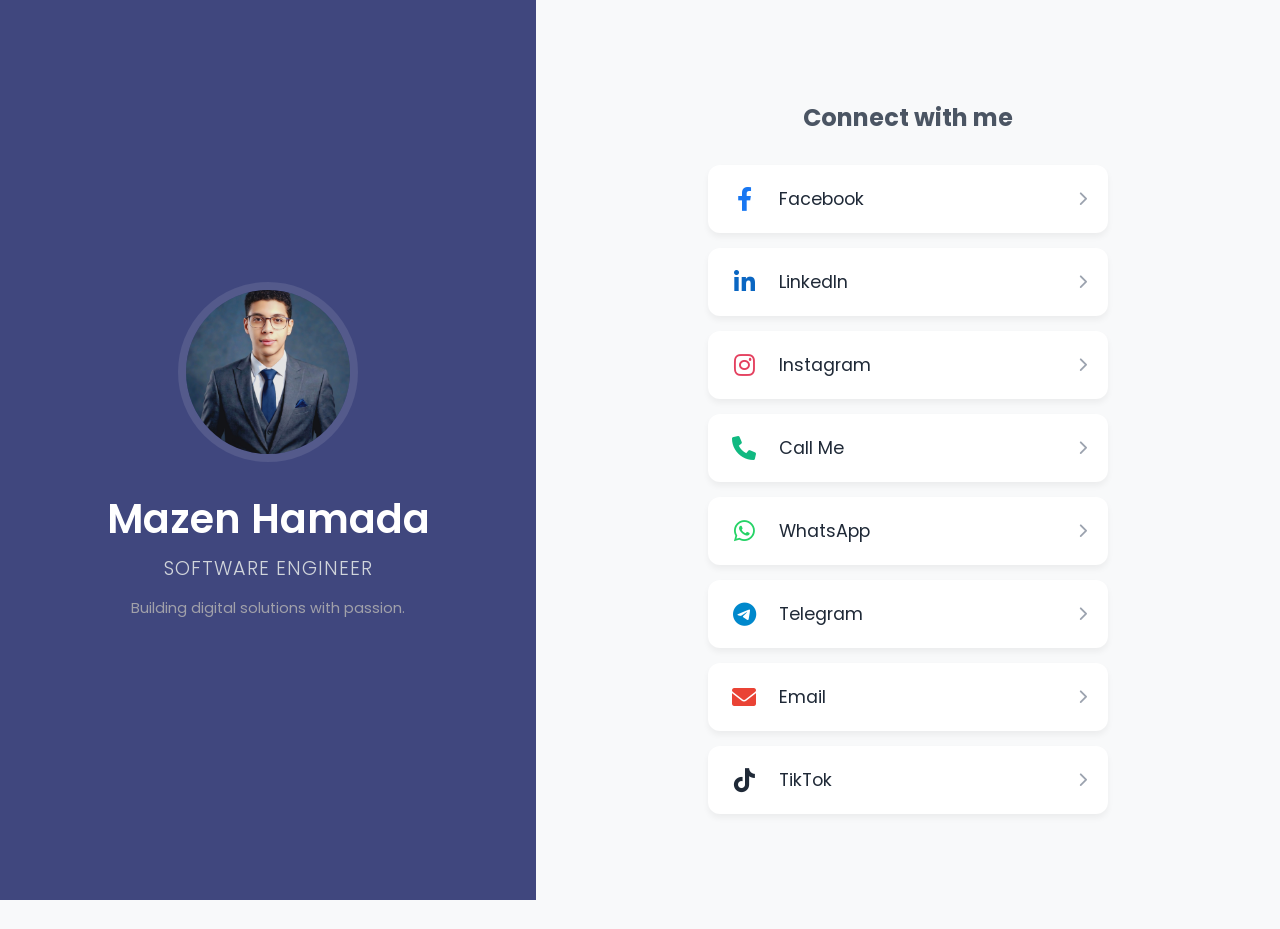
<file: index.html>
<!DOCTYPE html>
<html lang="en">

<head>
    <meta charset="UTF-8">
    <meta name="viewport" content="width=device-width, initial-scale=1.0">
    <title>Communication</title>
    <link href="https://fonts.googleapis.com/css2?family=Poppins:wght@300;400;600&display=swap" rel="stylesheet">
    <link rel="stylesheet" href="https://cdnjs.cloudflare.com/ajax/libs/font-awesome/6.0.0/css/all.min.css">
    <link rel="stylesheet" href="style/main.css">
</head>

<body>

    <div class="main-wrapper">

        <div class="profile-section">
            <div class="profile-content">
                <img class="main-img" src="images/IMG_20260805_220235.jpg" alt="Mazen Hamada">
                <h1>Mazen Hamada</h1>
                <h2>Software Engineer</h2>
                <p class="tagline">Building digital solutions with passion.</p>
            </div>
        </div>

        <div class="links-section">
            <h3>Connect with me</h3>

            <div class="links-container">
                <a href="https://www.facebook.com/share/14arzKKxyHh/" target="_blank" class="link-item fb">
                    <i class="fab fa-facebook-f"></i>
                    <span>Facebook</span>
                    <i class="fas fa-chevron-right arrow"></i>
                </a>

                <a href="https://www.linkedin.com/in/mazen-hamada-74073b351" target="_blank" class="link-item li">
                    <i class="fab fa-linkedin-in"></i>
                    <span>LinkedIn</span>
                    <i class="fas fa-chevron-right arrow"></i>
                </a>

                <a href="https://www.instagram.com/mazen_el_shemy?igsh=MTV2bTc0a2czcTRzdg==" target="_blank"
                    class="link-item ig">
                    <i class="fab fa-instagram"></i>
                    <span>Instagram</span>
                    <i class="fas fa-chevron-right arrow"></i>

                    
                    <a href="tel:+201007325032" class=" link-item ph">
                        <i class="fa-solid fa-phone"></i>
                        <span> Call Me</span>
                        <i class="fas fa-chevron-right arrow"></i>
                    </a>
                    
                    <a href="https://wa.me/201007325032" target="_blank" class="link-item wa">
                        <i class="fab fa-whatsapp"></i>
                        <span>WhatsApp</span>
                        <i class="fas fa-chevron-right arrow"></i>
                    </a>

                    <a href="https://t.me/Mazen El Shemy" target="_blank" class="link-item tg">
                        <i class="fa-brands fa-telegram"></i>
                        <span>Telegram</span>
                        <i class="fas fa-chevron-right arrow"></i>
                    </a>
                    
                    <a href="https://mail.google.com/mail/u/0/#inbox" target="_blank" class="link-item em">
                        <i class="fas fa-envelope"></i>
                        <span>Email</span>
                        <i class="fas fa-chevron-right arrow"></i>
                    </a>
                    
                    
                    <a href="https://www.tiktok.com/@mazen.el.shemy" class="link-item" target="_blank">
                        <i class="fa-brands fa-tiktok"></i>
                        <span>TikTok</span>
                        <i class="fas fa-chevron-right arrow"></i>
                    </a>

                    <div class="links">

                    </div>
            </div>
        </div>

    </div>

</body>

</html>
</file>
<file: style/main.css>
* {
    margin: 0;
    padding: 0;
    box-sizing: border-box;
}

body {
    font-family: 'Poppins', sans-serif; /* خط مودرن وبسيط */
    background-color: #f8f9fa;
    color: #333;
    overflow-x: hidden;
}


.main-wrapper {
    display: flex;
    flex-direction: column; 
    min-height: 100vh;
}


.profile-section {
    background-color: rgb(64, 71, 126); 
    color: white;
    display: flex;
    justify-content: center;
    align-items: center;
    padding: 50px 20px;
    text-align: center;
}

.profile-content .main-img {
    width: 180px;
    height: 180px;
    border-radius: 50%;
    object-fit: cover;
    border: 8px solid rgba(255, 255, 255, 0.1);
    margin-bottom: 20px;
}

.profile-content h1 {
    font-size: 2.5rem;
    font-weight: 600;
    margin-bottom: 5px;
}

.profile-content h2 {
    font-size: 1.2rem;
    font-weight: 300;
    color: #d1d5db;
    margin-bottom: 15px;
    text-transform: uppercase;
    letter-spacing: 1px;
}

.profile-content .tagline {
    font-size: 0.9rem;
    color: #a1a1aa;
    max-width: 300px;
    margin: 0 auto;
}


.links-section {
    display: flex;
    flex-direction: column;
    justify-content: center;
    align-items: center;
    padding: 50px 20px;
    flex: 1; 
}

.links-section h3 {
    font-size: 1.5rem;
    margin-bottom: 30px;
    color: #4b5563;
}

.links-container {
    width: 100%;
    max-width: 400px; 
    display: flex;
    flex-direction: column;
    gap: 15px;
}


.link-item {
    display: flex;
    align-items: center;
    text-decoration: none;
    background-color: white;
    padding: 20px;
    border-radius: 12px;
    box-shadow: 0 4px 6px rgba(0,0,0,0.05);
    transition: all 0.3s ease;
    color: #1f2937;
    border: 1px solid transparent;
}

.link-item:hover {
    transform: translateY(-3px);
    box-shadow: 0 10px 15px rgba(0,0,0,0.1);
    border-color: #e5e7eb;
}


.link-item i:first-child {
    font-size: 1.5rem;
    margin-right: 20px;
    width: 30px; 
    text-align: center;
}

.link-item span {
    font-size: 1.1rem;
    font-weight: 400;
    flex: 1; 
}



.link-item .arrow {
    font-size: 0.9rem;
    color: #9ca3af;
    transition: transform 0.3s ease;
}

.link-item:hover .arrow {
    transform: translateX(5px);
    color: #333;
}

.link-item.fb i:first-child { color: #1877f2; }
.link-item.li i:first-child { color: #0a66c2; }
.link-item.gh i:first-child { color: #333; }
.link-item.tg i:first-child {color: #0088cc; }
.link-item.ig i:first-child { color: #e4405f; }
.link-item.ph i:first-child { color: #10b981; }
.link-item.wa i:first-child { color: #25d366; }
.link-item.em i:first-child { color: #ea4335; }
.link-item.tt i:first-child { color: #000000; }

@media (min-width: 768px) {
    .main-wrapper {
        flex-direction: row; 
    }

    .profile-section {
        flex: 1; 
        padding: 0; 
        position: sticky; 
        top: 0;
        height: 100vh;
    }

    .links-section {
        flex: 1.2; 
        background-color: #f8f9fa;
        padding: 100px 50px;
    }
}
</file>
